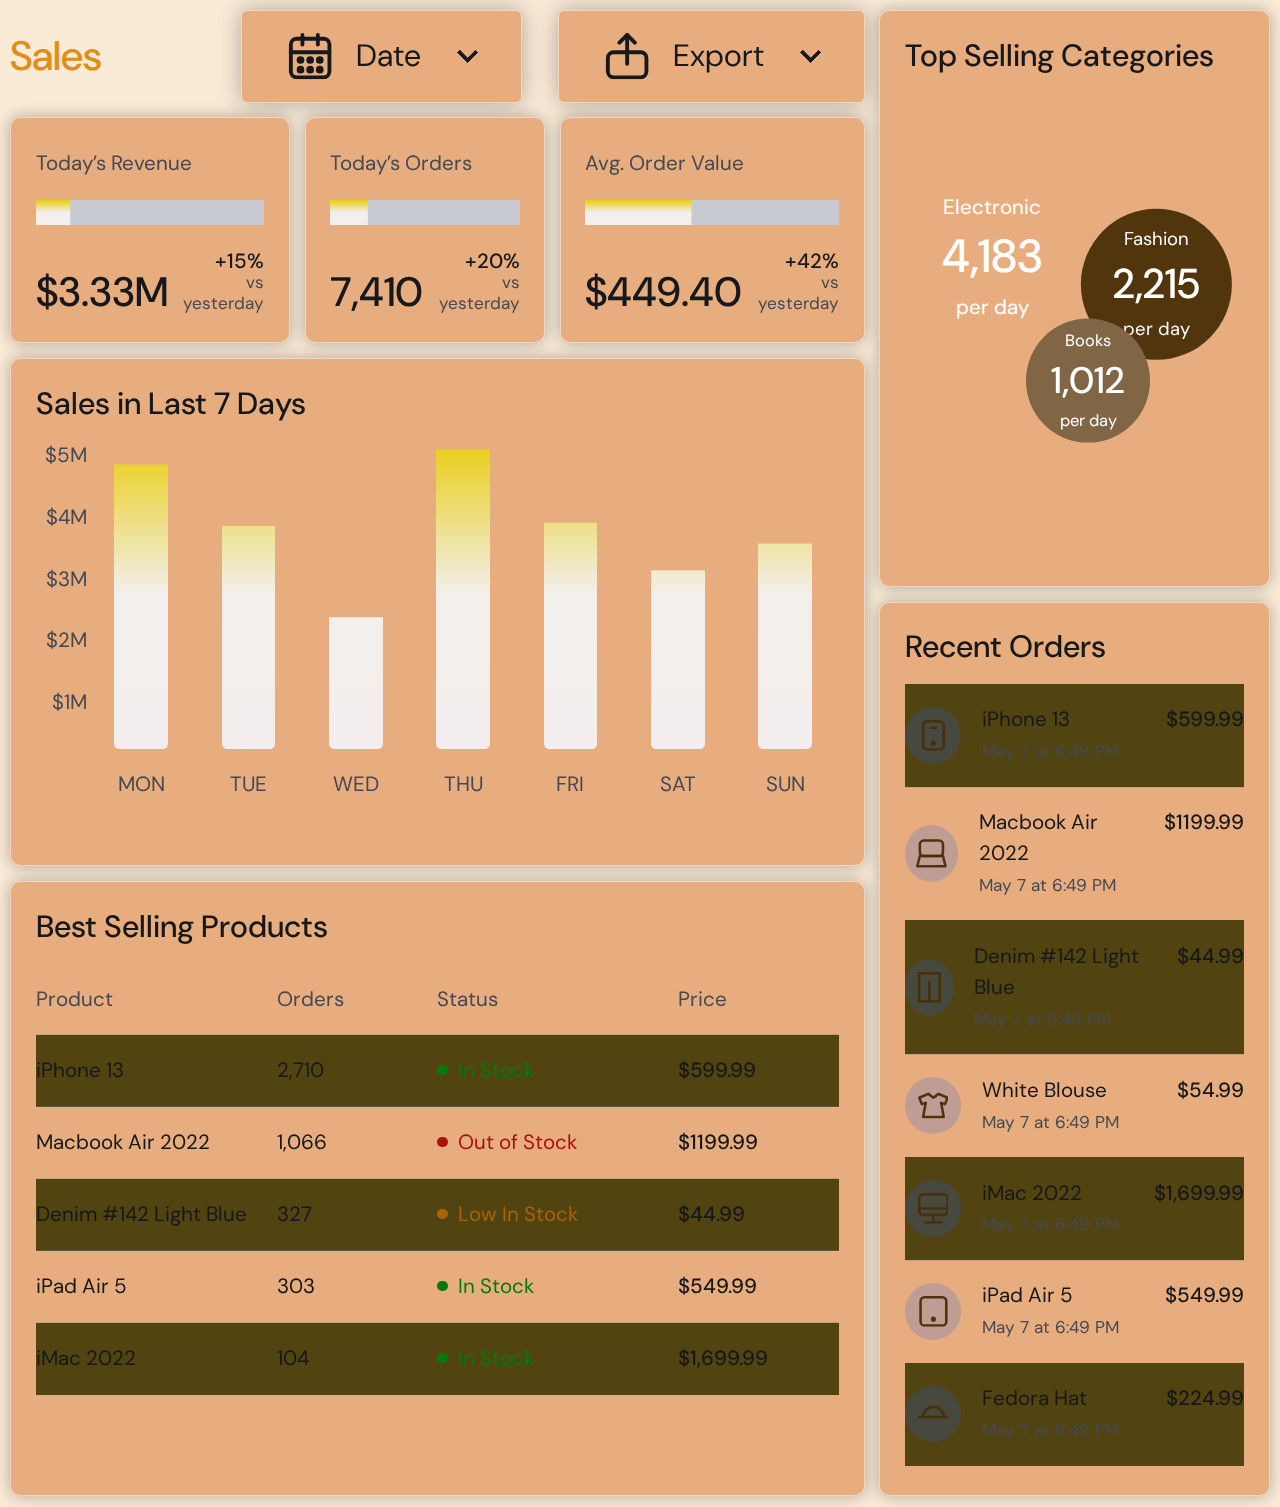
<file: dashboard/index.html>
<!DOCTYPE html>
<html lang="en" >
<head>
  <meta charset="UTF-8">
  <title>CodePen - Sales Dashboard</title>
  <meta content="width=device-width, initial-scale=1.0" name="viewport">
  <link rel='stylesheet' href='https://fonts.googleapis.com/css2?family=DM+Sans:wght@400;500&amp;display=swap'><link rel="stylesheet" href="./style.css">

</head>
<body>
<!-- partial:index.partial.html -->
<svg display="none">
	<symbol id="calendar" viewBox="0 0 24 24">
		<g fill="none" stroke="currentColor" stroke-width="2" stroke-linecap="round" stroke-linejoin="round">
			<polyline points="8,1 8,6" />
			<polyline points="16,1 16,6" />
			<polyline points="2,10 22,10" />
			<circle cx="7" cy="14" r="1" />
			<circle cx="12" cy="14" r="1" />
			<circle cx="17" cy="14" r="1" />
			<circle cx="7" cy="19" r="1" />
			<circle cx="12" cy="19" r="1" />
			<circle cx="17" cy="19" r="1" />
			<rect x="2" y="3" rx="3" ry="3" width="20" height="20" />
		</g>
	</symbol>
	<symbol id="export" viewBox="0 0 24 24">
		<g fill="none" stroke="currentColor" stroke-width="2" stroke-linecap="round" stroke-linejoin="round">
			<polyline points="8,5 12,1 16,5" />
			<polyline points="12,1 12,16" />
			<rect x="2" y="10" rx="3" ry="3" width="20" height="13" />
		</g>
	</symbol>
	<symbol id="hat" viewBox="0 0 24 24">
		<g fill="none" stroke="currentColor" stroke-width="2" stroke-linecap="round" stroke-linejoin="round">
			<circle r="8" cx="12" cy="14" stroke-dasharray="25.13 25.13" stroke-dashoffset="25.13" />
			<polygon points="1,14 23,14" />
		</g>
	</symbol>
	<symbol id="laptop" viewBox="0 0 24 24">
		<g fill="none" stroke="currentColor" stroke-width="2" stroke-linecap="round" stroke-linejoin="round">
			<rect x="3" y="2" rx="3" ry="3" width="18" height="12" />
			<polygon points="3,14 21,14 23,22 1,22" />
		</g>
	</symbol>
	<symbol id="monitor" viewBox="0 0 24 24">
		<g fill="none" stroke="currentColor" stroke-width="2" stroke-linecap="round" stroke-linejoin="round">
			<rect x="1" y="1" rx="3" ry="3" width="22" height="16" />
			<polyline points="1,12 22,12" />
			<polyline points="12,19 12,21" />
			<polyline points="6,23 18,23" />
		</g>
	</symbol>
	<symbol id="pants" viewBox="0 0 24 24">
		<g fill="none" stroke="currentColor" stroke-width="2" stroke-linecap="round" stroke-linejoin="round">
			<polygon points="4,1 20,1 20,23 12,23 12,8 12,8 12,23 4,23" />
		</g>
	</symbol>
	<symbol id="shirt" viewBox="0 0 24 24">
		<g fill="none" stroke="currentColor" stroke-width="2" stroke-linecap="round" stroke-linejoin="round">
			<polygon points="8,3 12,6 16,3 23,6 21,11 18,10 20,21 4,21 6,10 3,11 1,6" />
		</g>
	</symbol>
	<symbol id="smartphone" viewBox="0 0 24 24">
		<g fill="none" stroke="currentColor" stroke-width="2" stroke-linecap="round" stroke-linejoin="round">
			<rect x="4" y="1" rx="3" ry="3" width="16" height="22" />
			<polyline points="10,6 14,6" />
			<circle cx="12" cy="18" r="1" />
		</g>
	</symbol>
	<symbol id="tablet" viewBox="0 0 24 24">
		<g fill="none" stroke="currentColor" stroke-width="2" stroke-linecap="round" stroke-linejoin="round">
			<rect x="2" y="1" rx="3" ry="3" width="20" height="22" />
			<circle cx="12" cy="18" r="1" />
		</g>
	</symbol>
</svg>
<main class="db">
	<div class="db__toolbar">
		<h1 class="db__heading">Sales</h1>
		<div class="db__toolbar-btns">
			<button class="db__select" type="button">
				<svg class="db__select-icon" width="24px" height="24px" aria-hidden="true">
					<use xlink:href="#calendar" />
				</svg>
				Date
			</button>
			<button class="db__select" type="button">
				<svg class="db__select-icon" width="24px" height="24px" aria-hidden="true">
					<use xlink:href="#export" />
				</svg>
				Export
			</button>
			
		</div>
	</div>
	<div class="db__cell">
		<h2 class="db__top-stat">Today’s Revenue</h2>
		<div class="db__progress">
			<div class="db__progress-fill" style="transform:translateX(15%)"></div>
		</div>
		<div class="db__counter">
			<div class="db__counter-value" title="$3,330,050.90">$3.33M</div>
			<div class="db__counter-label">
				<strong>+15%</strong><br><small>vs yesterday</small>
			</div>
		</div>
	</div>
	<div class="db__cell">
		<h2 class="db__top-stat">Today’s Orders</h2>
		<div class="db__progress">
			<div class="db__progress-fill" style="transform:translateX(20%)"></div>
		</div>
		<div class="db__counter">
			<div class="db__counter-value">7,410</div>
			<div class="db__counter-label">
				<strong>+20%</strong><br><small>vs yesterday</small>
			</div>
		</div>
	</div>
	<div class="db__cell">
		<h2 class="db__top-stat">Avg. Order Value</h2>
		<div class="db__progress">
			<div class="db__progress-fill" style="transform:translateX(42%)"></div>
		</div>
		<div class="db__counter">
			<div class="db__counter-value">$449.40</div>
			<div class="db__counter-label">
				<strong>+42%</strong><br><small>vs yesterday</small>
			</div>
		</div>
	</div>
	<div class="db__cell">
		<h2 class="db__subheading">Sales in Last 7 Days</h2>
		<div class="db__bars">
			<div class="db__bars-cell">
				<div class="db__bars-cell-bar" title="$4,610,555.90">
					<div class="db__bars-cell-bar-fill" style="transform:translateY(-92.2%)"></div>
				</div>
			</div>
			<div class="db__bars-cell">
				<div class="db__bars-cell-bar" title="$3,612,857.76">
					<div class="db__bars-cell-bar-fill" style="transform:translateY(-72.3%)"></div>
				</div>
			</div>
			<div class="db__bars-cell">
				<div class="db__bars-cell-bar" title="$2,137,371.54">
					<div class="db__bars-cell-bar-fill" style="transform:translateY(-42.7%)"></div>
				</div>
			</div>
			<div class="db__bars-cell">
				<div class="db__bars-cell-bar" title="$4,856,109.94">
					<div class="db__bars-cell-bar-fill" style="transform:translateY(-97.1%)"></div>
				</div>
			</div>
			<div class="db__bars-cell">
				<div class="db__bars-cell-bar" title="$3,662,766.81">
					<div class="db__bars-cell-bar-fill" style="transform:translateY(-73.3%)"></div>
				</div>
			</div>
			<div class="db__bars-cell">
				<div class="db__bars-cell-bar" title="$2,895,150.25">
					<div class="db__bars-cell-bar-fill" style="transform:translateY(-57.9%)"></div>
				</div>
			</div>
			<div class="db__bars-cell">
				<div class="db__bars-cell-bar" title="$3,330,050.90">
					<div class="db__bars-cell-bar-fill" style="transform:translateY(-66.6%)"></div>
				</div>
			</div>
			<div class="db__bars-cell">$5M</div>
			<div class="db__bars-cell">$4M</div>
			<div class="db__bars-cell">$3M</div>
			<div class="db__bars-cell">$2M</div>
			<div class="db__bars-cell">$1M</div>
			<div class="db__bars-cell"></div>
			<div class="db__bars-cell">
				<time datetime="2022-05-01">MON</time>
			</div>
			<div class="db__bars-cell">
				<time datetime="2022-05-02">TUE</time>
			</div>
			<div class="db__bars-cell">
				<time datetime="2022-05-03">WED</time>
			</div>
			<div class="db__bars-cell">
				<time datetime="2022-05-04">THU</time>
			</div>
			<div class="db__bars-cell">
				<time datetime="2022-05-05">FRI</time>
			</div>
			<div class="db__bars-cell">
				<time datetime="2022-05-06">SAT</time>
			</div>
			<div class="db__bars-cell">
				<time datetime="2022-05-07">SUN</time>
			</div>
		</div>
	</div>
	<div class="db__cell">
		<h2 class="db__subheading">Best Selling Products</h2>
		<table class="db__product-table">
			<thead>
				<tr>
					<th>Product</th>
					<th>Orders</th>
					<th>Status</th>
					<th>Price</th>
				</tr>
			</thead>
			<tbody  class="zebra-stripe">
				<tr>
					<td>
						<div class="db__product">
							<div class="db__product-details">
								<div class="db__product-detail-line">iPhone 13</div>
								<div class="db__product-detail-line">
									<small>2,710 Orders</small>
								</div>
								<div class="db__status db__status--green">In Stock</div>
							</div>
							<div class="db__product-details">
								<strong>$599.99</strong>
							</div>
						</div>
					</td>
					<td>iPhone 13</td>
					<td>2,710</td>
					<td class="db__status db__status--green">In Stock</td>
					<td><strong>$599.99</strong></td>
				</tr>
				<tr>
					<td>
						<div class="db__product">
							<div class="db__product-details">
								<div class="db__product-detail-line">Macbook Air 2022</div>
								<div class="db__product-detail-line">
									<small>1,066 Orders</small>
								</div>
								<div class="db__status db__status--red">Out of Stock</div>
							</div>
							<div class="db__product-details">
								<strong>$1199.99</strong>
							</div>
						</div>
					</td>
					<td>Macbook Air 2022</td>
					<td>1,066</td>
					<td class="db__status db__status--red">Out of Stock</td>
					<td><strong>$1199.99</strong></td>
				</tr>
				<tr>
					<td>
						<div class="db__product">
							<div class="db__product-details">
								<div class="db__product-detail-line">Denim #142 Light Blue</div>
								<div class="db__product-detail-line">
									<small>102 Orders</small>
								</div>
								<div class="db__status db__status--orange">Low In Stock</div>
							</div>
							<div class="db__product-details">
								<strong>$44.99</strong>
							</div>
						</div>
					</td>
					<td>Denim #142 Light Blue</td>
					<td>327</td>
					<td class="db__status db__status--orange">Low In Stock</td>
					<td><strong>$44.99</strong></td>
				</tr>
				<tr>
					<td>
						<div class="db__product">
							<div class="db__product-details">
								<div class="db__product-detail-line">iPad Air 5</div>
								<div class="db__product-detail-line">
									<small>303 Orders</small>
								</div>
								<div class="db__status db__status--green">In Stock</div>
							</div>
							<div class="db__product-details">
								<strong>$549.99</strong>
							</div>
						</div>
					</td>
					<td>iPad Air 5</td>
					<td>303</td>
					<td class="db__status db__status--green">In Stock</td>
					<td><strong>$549.99</strong></td>
				</tr>
				<tr>
					<td>
						<div class="db__product">
							<div class="db__product-details">
								<div class="db__product-detail-line">iMac 2022</div>
								<div class="db__product-detail-line">
									<small>104 Orders</small>
								</div>
								<div class="db__status db__status--green">In Stock</div>
							</div>
							<div class="db__product-details">
								<strong>$1,699.99</strong>
							</div>
						</div>
					</td>
					<td>iMac 2022</td>
					<td>104</td>
					<td class="db__status db__status--green">In Stock</td>
					<td><strong>$1,699.99</strong></td>
				</tr>
			</tbody>
		</table>
	</div>
	<div class="db__cell">
		<h2 class="db__subheading">Top Selling Categories</h2>
		<div class="db__bubbles">
			<div class="db__bubble">
				<span class="db__bubble-text">
					Electronic<br><strong class="db__bubble-value">4,183</strong><br>per day
				</span>
			</div>
			<div class="db__bubble">
				<span class="db__bubble-text">
					Fashion<br><strong class="db__bubble-value">2,215</strong><br>per day
				</span>
			</div>
			<div class="db__bubble">
				<span class="db__bubble-text">
					Books<br><strong class="db__bubble-value">1,012</strong><br>per day
				</span>
			</div>
		</div>
	</div>
	<div class="db__cell">
		<h2 class="db__subheading">Recent Orders</h2>
		<div class="db__order db__order-item">
			<div class="db__order-cat">
				<svg class="db__order-cat-icon" width="24px" height="24px" aria-hidden="true">
					<use xlink:href="#smartphone" />
				</svg>
			</div>
			<div class="db__order-name">
				iPhone 13<br>
				<small>
					<time datetime="2022-05-07 18:49:00">May 7 at 6:49 PM</time>
				</small>
			</div>
			<div><strong>$599.99</strong></div>
		</div>
		<div class="db__order db__order-item">
			<div class="db__order-cat">
				<svg class="db__order-cat-icon" width="24px" height="24px" aria-hidden="true">
					<use xlink:href="#laptop" />
				</svg>
			</div>
			<div class="db__order-name">
				Macbook Air 2022<br>
				<small>
					<time datetime="2022-05-07 18:49:00">May 7 at 6:49 PM</time>
				</small>
			</div>
			<div><strong>$1199.99</strong></div>
		</div>
		<div class="db__order db__order-item">
			<div class="db__order-cat">
				<svg class="db__order-cat-icon" width="24px" height="24px" aria-hidden="true">
					<use xlink:href="#pants" />
				</svg>
			</div>
			<div class="db__order-name">
				Denim #142 Light Blue<br>
				<small>
					<time datetime="2022-05-07 18:49:00">May 7 at 6:49 PM</time>
				</small>
			</div>
			<div><strong>$44.99</strong></div>
		</div>
		<div class="db__order db__order-item">
			<div class="db__order-cat">
				<svg class="db__order-cat-icon" width="24px" height="24px" aria-hidden="true">
					<use xlink:href="#shirt" />
				</svg>
			</div>
			<div class="db__order-name">
				White Blouse<br>
				<small>
					<time datetime="2022-05-07 18:49:00">May 7 at 6:49 PM</time>
				</small>
			</div>
			<div><strong>$54.99</strong></div>
		</div>
		<div class="db__order db__order-item">
			<div class="db__order-cat">
				<svg class="db__order-cat-icon" width="24px" height="24px" aria-hidden="true">
					<use xlink:href="#monitor" />
				</svg>
			</div>
			<div class="db__order-name">
				iMac 2022<br>
				<small>
					<time datetime="2022-05-07 18:49:00">May 7 at 6:49 PM</time>
				</small>
			</div>
			<div><strong>$1,699.99</strong></div>
		</div>
		<div class="db__order db__order-item">
			<div class="db__order-cat">
				<svg class="db__order-cat-icon" width="24px" height="24px" aria-hidden="true">
					<use xlink:href="#tablet" />
				</svg>
			</div>
			<div class="db__order-name">
				iPad Air 5<br>
				<small>
					<time datetime="2022-05-07 18:49:00">May 7 at 6:49 PM</time>
				</small>
			</div>
			<div><strong>$549.99</strong></div>
		</div>
		<div class="db__order db__order-item">
			<div class="db__order-cat">
				<svg class="db__order-cat-icon" width="24px" height="24px" aria-hidden="true">
					<use xlink:href="#hat" />
				</svg>
			</div>
			<div class="db__order-name">
				Fedora Hat<br>
				<small>
					<time datetime="2022-05-07 18:49:00">May 7 at 6:49 PM</time>
				</small>
			</div>
			<div><strong>$224.99</strong></div>
		</div>
	</div>
</main>
<!-- partial -->

</body>
</html>
</file>
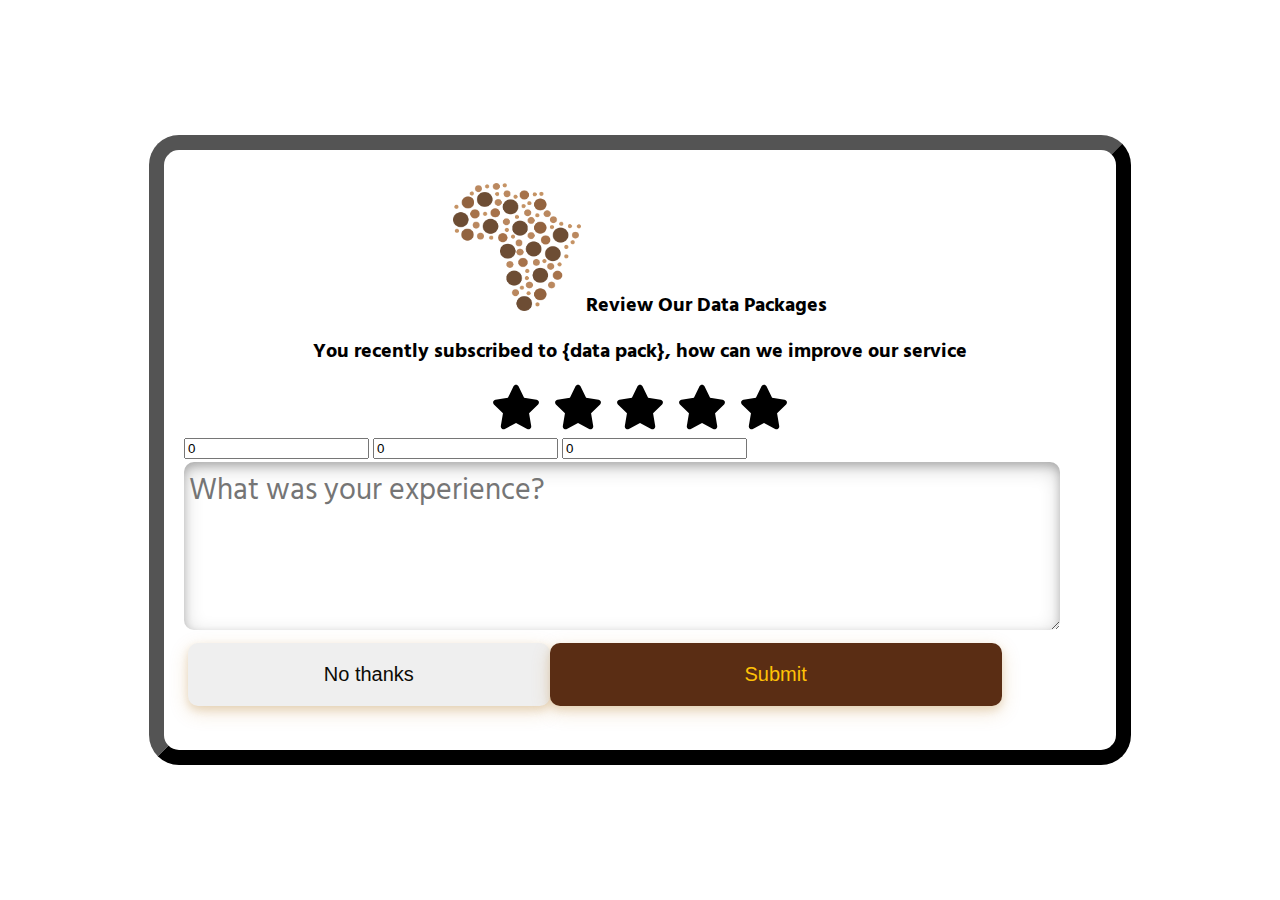
<file: star-rate/index.html>
<!DOCTYPE html>
<html lang="en">
<head>
    <meta charset="UTF-8">
    <meta content="width=device-width, initial-scale=1.0" name="viewport">
    <title>CodePen - #CodePenChallenge: Star Ratings!</title>
    <link href="./style.css" rel="stylesheet">

</head>
<body>
<!-- partial:index.partial.html -->
<div class="body">
    <div class="main">
        <div class="input">
            <h1 id="top"><img src="wifigo.png" height="128px" width="128px" alt="Pay-WiFi-Go Logo" > Review Our Data Packages</h1>
            <h1 id="top-data">You recently subscribed to {data pack}, how can we improve our service</h1>
            <div class="stars">
                <button class="star one" id="one" onclick="on()">
                    <svg height="1em" viewBox="0 0 576 512" xmlns="http://www.w3.org/2000/svg">
                        <!--! Font Awesome Free 6.4.0 by @fontawesome - https://fontawesome.com License - https://fontawesome.com/license (Commercial License) Copyright 2023 Fonticons, Inc. -->
                        <path d="M316.9 18C311.6 7 300.4 0 288.1 0s-23.4 7-28.8 18L195 150.3 51.4 171.5c-12 1.8-22 10.2-25.7 21.7s-.7 24.2 7.9 32.7L137.8 329 113.2 474.7c-2 12 3 24.2 12.9 31.3s23 8 33.8 2.3l128.3-68.5 128.3 68.5c10.8 5.7 23.9 4.9 33.8-2.3s14.9-19.3 12.9-31.3L438.5 329 542.7 225.9c8.6-8.5 11.7-21.2 7.9-32.7s-13.7-19.9-25.7-21.7L381.2 150.3 316.9 18z"/>
                    </svg>
                </button>
                <button class="star two" id="two" onclick="tw()">
                    <svg height="1em" viewBox="0 0 576 512" xmlns="http://www.w3.org/2000/svg">
                        <!--! Font Awesome Free 6.4.0 by @fontawesome - https://fontawesome.com License - https://fontawesome.com/license (Commercial License) Copyright 2023 Fonticons, Inc. -->
                        <path d="M316.9 18C311.6 7 300.4 0 288.1 0s-23.4 7-28.8 18L195 150.3 51.4 171.5c-12 1.8-22 10.2-25.7 21.7s-.7 24.2 7.9 32.7L137.8 329 113.2 474.7c-2 12 3 24.2 12.9 31.3s23 8 33.8 2.3l128.3-68.5 128.3 68.5c10.8 5.7 23.9 4.9 33.8-2.3s14.9-19.3 12.9-31.3L438.5 329 542.7 225.9c8.6-8.5 11.7-21.2 7.9-32.7s-13.7-19.9-25.7-21.7L381.2 150.3 316.9 18z"/>
                    </svg>
                </button>
                <button class="star three" id="three" onclick="th()">
                    <svg height="1em" viewBox="0 0 576 512" xmlns="http://www.w3.org/2000/svg">
                        <!--! Font Awesome Free 6.4.0 by @fontawesome - https://fontawesome.com License - https://fontawesome.com/license (Commercial License) Copyright 2023 Fonticons, Inc. -->
                        <path d="M316.9 18C311.6 7 300.4 0 288.1 0s-23.4 7-28.8 18L195 150.3 51.4 171.5c-12 1.8-22 10.2-25.7 21.7s-.7 24.2 7.9 32.7L137.8 329 113.2 474.7c-2 12 3 24.2 12.9 31.3s23 8 33.8 2.3l128.3-68.5 128.3 68.5c10.8 5.7 23.9 4.9 33.8-2.3s14.9-19.3 12.9-31.3L438.5 329 542.7 225.9c8.6-8.5 11.7-21.2 7.9-32.7s-13.7-19.9-25.7-21.7L381.2 150.3 316.9 18z"/>
                    </svg>
                </button>
                <button class="star four" id="four" onclick="fo()">
                    <svg height="1em" viewBox="0 0 576 512" xmlns="http://www.w3.org/2000/svg">
                        <!--! Font Awesome Free 6.4.0 by @fontawesome - https://fontawesome.com License - https://fontawesome.com/license (Commercial License) Copyright 2023 Fonticons, Inc. -->
                        <path d="M316.9 18C311.6 7 300.4 0 288.1 0s-23.4 7-28.8 18L195 150.3 51.4 171.5c-12 1.8-22 10.2-25.7 21.7s-.7 24.2 7.9 32.7L137.8 329 113.2 474.7c-2 12 3 24.2 12.9 31.3s23 8 33.8 2.3l128.3-68.5 128.3 68.5c10.8 5.7 23.9 4.9 33.8-2.3s14.9-19.3 12.9-31.3L438.5 329 542.7 225.9c8.6-8.5 11.7-21.2 7.9-32.7s-13.7-19.9-25.7-21.7L381.2 150.3 316.9 18z"/>
                    </svg>
                </button>
                <button class="star five" id="five" onclick="fi()">
                    <svg height="1em" viewBox="0 0 576 512" xmlns="http://www.w3.org/2000/svg">
                        <!--! Font Awesome Free 6.4.0 by @fontawesome - https://fontawesome.com License - https://fontawesome.com/license (Commercial License) Copyright 2023 Fonticons, Inc. -->
                        <path d="M316.9 18C311.6 7 300.4 0 288.1 0s-23.4 7-28.8 18L195 150.3 51.4 171.5c-12 1.8-22 10.2-25.7 21.7s-.7 24.2 7.9 32.7L137.8 329 113.2 474.7c-2 12 3 24.2 12.9 31.3s23 8 33.8 2.3l128.3-68.5 128.3 68.5c10.8 5.7 23.9 4.9 33.8-2.3s14.9-19.3 12.9-31.3L438.5 329 542.7 225.9c8.6-8.5 11.7-21.2 7.9-32.7s-13.7-19.9-25.7-21.7L381.2 150.3 316.9 18z"/>
                    </svg>
                </button>
            </div>
            <form action="ratings.php" method="post">
                <input id="rating" name="rating" type="number" value="0">
                <input id="cust_id" name="cust_id" type="text" value="0">
                <input id="prod_id" name="prod_id" type="number" value="0">

                <textarea maxlength="240" minlength="8" name="review"
                          placeholder="What was your experience?"></textarea>
                <div style="display: flex; padding: 2px; margin: 2px">
                    <button class="decline" type="submit">No thanks</button>
                    <button class="submit" type="submit">Submit</button>
                </div>

            </form>
            <div class="vertical-padding">
            </div>
<!--            <div>-->
<!--                <button class="goto" onclick="goto()"><p>Go to reviews-->
<!--                    <p></button>-->
<!--            </div>-->
        </div>
        <div class="vertical-padding">
        </div>
<!--         reviews here-->
    </div>
</div>
<!-- partial -->
<script src="./script.js"></script>

</body>
</html>
</file>
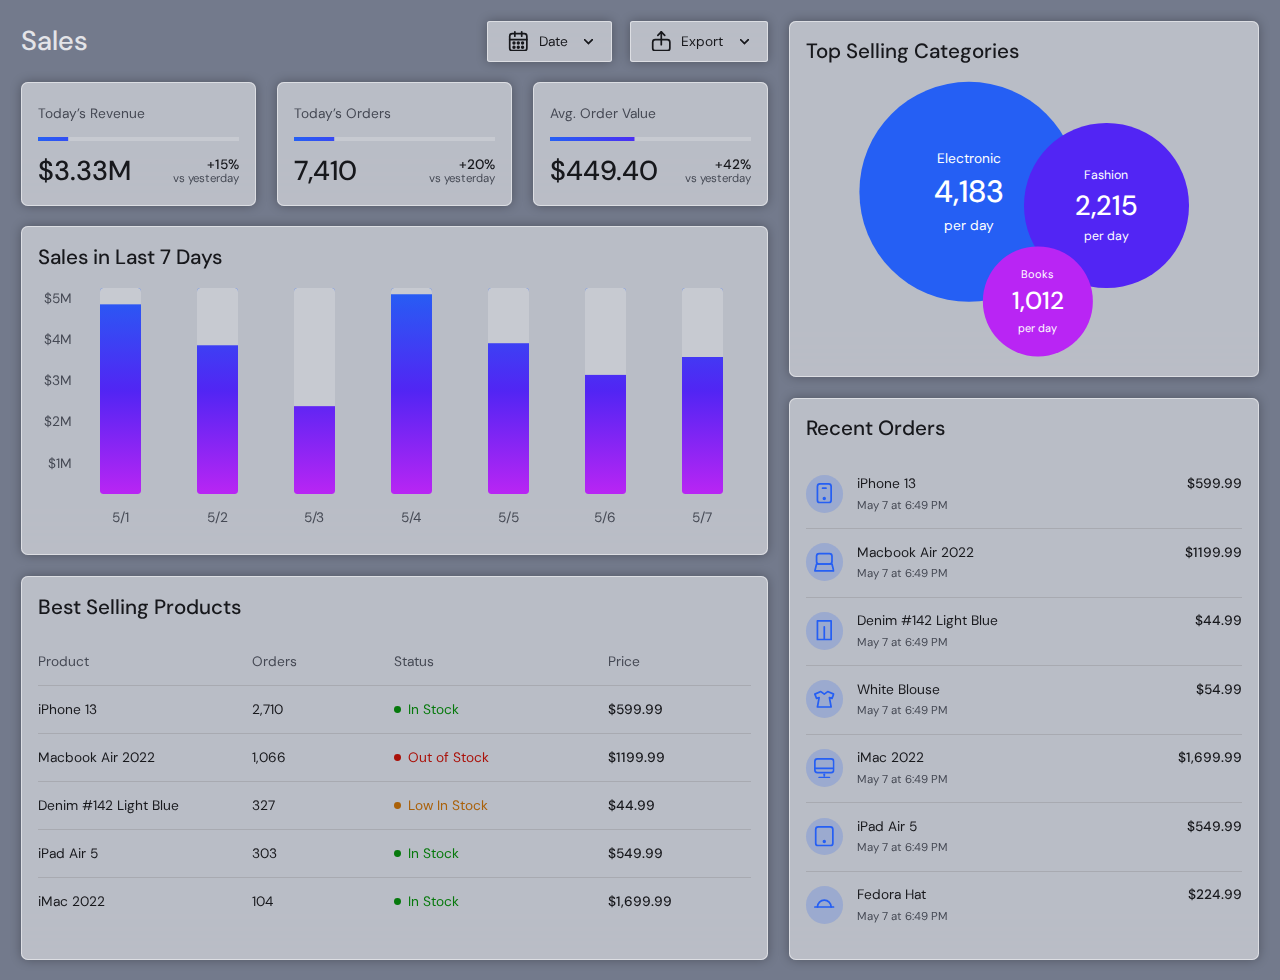
<file: dashboard/Original_Dashboard_Preserve/index.html>
<!DOCTYPE html>
<html lang="en" >
<head>
    <meta charset="UTF-8">
    <title>CodePen - Sales Dashboard</title>
    <meta name="viewport" content="width=device-width, initial-scale=1, viewport-fit=cover">
    <link rel='stylesheet' href='https://fonts.googleapis.com/css2?family=DM+Sans:wght@400;500&amp;display=swap'>
    <link rel="stylesheet" href="./style.css">

</head>
<body>
<!-- partial:index.partial.html -->
<svg display="none">
    <symbol id="calendar" viewBox="0 0 24 24">
        <g fill="none" stroke="currentColor" stroke-width="2" stroke-linecap="round" stroke-linejoin="round">
            <polyline points="8,1 8,6" />
            <polyline points="16,1 16,6" />
            <polyline points="2,10 22,10" />
            <circle cx="7" cy="14" r="1" />
            <circle cx="12" cy="14" r="1" />
            <circle cx="17" cy="14" r="1" />
            <circle cx="7" cy="19" r="1" />
            <circle cx="12" cy="19" r="1" />
            <circle cx="17" cy="19" r="1" />
            <rect x="2" y="3" rx="3" ry="3" width="20" height="20" />
        </g>
    </symbol>
    <symbol id="export" viewBox="0 0 24 24">
        <g fill="none" stroke="currentColor" stroke-width="2" stroke-linecap="round" stroke-linejoin="round">
            <polyline points="8,5 12,1 16,5" />
            <polyline points="12,1 12,16" />
            <rect x="2" y="10" rx="3" ry="3" width="20" height="13" />
        </g>
    </symbol>
    <symbol id="hat" viewBox="0 0 24 24">
        <g fill="none" stroke="currentColor" stroke-width="2" stroke-linecap="round" stroke-linejoin="round">
            <circle r="8" cx="12" cy="14" stroke-dasharray="25.13 25.13" stroke-dashoffset="25.13" />
            <polygon points="1,14 23,14" />
        </g>
    </symbol>
    <symbol id="laptop" viewBox="0 0 24 24">
        <g fill="none" stroke="currentColor" stroke-width="2" stroke-linecap="round" stroke-linejoin="round">
            <rect x="3" y="2" rx="3" ry="3" width="18" height="12" />
            <polygon points="3,14 21,14 23,22 1,22" />
        </g>
    </symbol>
    <symbol id="monitor" viewBox="0 0 24 24">
        <g fill="none" stroke="currentColor" stroke-width="2" stroke-linecap="round" stroke-linejoin="round">
            <rect x="1" y="1" rx="3" ry="3" width="22" height="16" />
            <polyline points="1,12 22,12" />
            <polyline points="12,19 12,21" />
            <polyline points="6,23 18,23" />
        </g>
    </symbol>
    <symbol id="pants" viewBox="0 0 24 24">
        <g fill="none" stroke="currentColor" stroke-width="2" stroke-linecap="round" stroke-linejoin="round">
            <polygon points="4,1 20,1 20,23 12,23 12,8 12,8 12,23 4,23" />
        </g>
    </symbol>
    <symbol id="shirt" viewBox="0 0 24 24">
        <g fill="none" stroke="currentColor" stroke-width="2" stroke-linecap="round" stroke-linejoin="round">
            <polygon points="8,3 12,6 16,3 23,6 21,11 18,10 20,21 4,21 6,10 3,11 1,6" />
        </g>
    </symbol>
    <symbol id="smartphone" viewBox="0 0 24 24">
        <g fill="none" stroke="currentColor" stroke-width="2" stroke-linecap="round" stroke-linejoin="round">
            <rect x="4" y="1" rx="3" ry="3" width="16" height="22" />
            <polyline points="10,6 14,6" />
            <circle cx="12" cy="18" r="1" />
        </g>
    </symbol>
    <symbol id="tablet" viewBox="0 0 24 24">
        <g fill="none" stroke="currentColor" stroke-width="2" stroke-linecap="round" stroke-linejoin="round">
            <rect x="2" y="1" rx="3" ry="3" width="20" height="22" />
            <circle cx="12" cy="18" r="1" />
        </g>
    </symbol>
</svg>
<main class="db">
    <div class="db__toolbar">
        <h1 class="db__heading">Sales</h1>
        <div class="db__toolbar-btns">
            <button class="db__select" type="button">
                <svg class="db__select-icon" width="24px" height="24px" aria-hidden="true">
                    <use xlink:href="#calendar" />
                </svg>
                Date
            </button>
            <button class="db__select" type="button">
                <svg class="db__select-icon" width="24px" height="24px" aria-hidden="true">
                    <use xlink:href="#export" />
                </svg>
                Export
            </button>
        </div>
    </div>
    <div class="db__cell">
        <h2 class="db__top-stat">Today’s Revenue</h2>
        <div class="db__progress">
            <div class="db__progress-fill" style="transform:translateX(15%)"></div>
        </div>
        <div class="db__counter">
            <div class="db__counter-value" title="$3,330,050.90">$3.33M</div>
            <div class="db__counter-label">
                <strong>+15%</strong><br><small>vs yesterday</small>
            </div>
        </div>
    </div>
    <div class="db__cell">
        <h2 class="db__top-stat">Today’s Orders</h2>
        <div class="db__progress">
            <div class="db__progress-fill" style="transform:translateX(20%)"></div>
        </div>
        <div class="db__counter">
            <div class="db__counter-value">7,410</div>
            <div class="db__counter-label">
                <strong>+20%</strong><br><small>vs yesterday</small>
            </div>
        </div>
    </div>
    <div class="db__cell">
        <h2 class="db__top-stat">Avg. Order Value</h2>
        <div class="db__progress">
            <div class="db__progress-fill" style="transform:translateX(42%)"></div>
        </div>
        <div class="db__counter">
            <div class="db__counter-value">$449.40</div>
            <div class="db__counter-label">
                <strong>+42%</strong><br><small>vs yesterday</small>
            </div>
        </div>
    </div>
    <div class="db__cell">
        <h2 class="db__subheading">Sales in Last 7 Days</h2>
        <div class="db__bars">
            <div class="db__bars-cell">
                <div class="db__bars-cell-bar" title="$4,610,555.90">
                    <div class="db__bars-cell-bar-fill" style="transform:translateY(-92.2%)"></div>
                </div>
            </div>
            <div class="db__bars-cell">
                <div class="db__bars-cell-bar" title="$3,612,857.76">
                    <div class="db__bars-cell-bar-fill" style="transform:translateY(-72.3%)"></div>
                </div>
            </div>
            <div class="db__bars-cell">
                <div class="db__bars-cell-bar" title="$2,137,371.54">
                    <div class="db__bars-cell-bar-fill" style="transform:translateY(-42.7%)"></div>
                </div>
            </div>
            <div class="db__bars-cell">
                <div class="db__bars-cell-bar" title="$4,856,109.94">
                    <div class="db__bars-cell-bar-fill" style="transform:translateY(-97.1%)"></div>
                </div>
            </div>
            <div class="db__bars-cell">
                <div class="db__bars-cell-bar" title="$3,662,766.81">
                    <div class="db__bars-cell-bar-fill" style="transform:translateY(-73.3%)"></div>
                </div>
            </div>
            <div class="db__bars-cell">
                <div class="db__bars-cell-bar" title="$2,895,150.25">
                    <div class="db__bars-cell-bar-fill" style="transform:translateY(-57.9%)"></div>
                </div>
            </div>
            <div class="db__bars-cell">
                <div class="db__bars-cell-bar" title="$3,330,050.90">
                    <div class="db__bars-cell-bar-fill" style="transform:translateY(-66.6%)"></div>
                </div>
            </div>
            <div class="db__bars-cell">$5M</div>
            <div class="db__bars-cell">$4M</div>
            <div class="db__bars-cell">$3M</div>
            <div class="db__bars-cell">$2M</div>
            <div class="db__bars-cell">$1M</div>
            <div class="db__bars-cell"></div>
            <div class="db__bars-cell">
                <time datetime="2022-05-01">5/1</time>
            </div>
            <div class="db__bars-cell">
                <time datetime="2022-05-02">5/2</time>
            </div>
            <div class="db__bars-cell">
                <time datetime="2022-05-03">5/3</time>
            </div>
            <div class="db__bars-cell">
                <time datetime="2022-05-04">5/4</time>
            </div>
            <div class="db__bars-cell">
                <time datetime="2022-05-05">5/5</time>
            </div>
            <div class="db__bars-cell">
                <time datetime="2022-05-06">5/6</time>
            </div>
            <div class="db__bars-cell">
                <time datetime="2022-05-07">5/7</time>
            </div>
        </div>
    </div>
    <div class="db__cell">
        <h2 class="db__subheading">Best Selling Products</h2>
        <table class="db__product-table">
            <thead>
            <tr>
                <th>Product</th>
                <th>Orders</th>
                <th>Status</th>
                <th>Price</th>
            </tr>
            </thead>
            <tbody>
            <tr>
                <td>
                    <div class="db__product">
                        <div class="db__product-details">
                            <div class="db__product-detail-line">iPhone 13</div>
                            <div class="db__product-detail-line">
                                <small>2,710 Orders</small>
                            </div>
                            <div class="db__status db__status--green">In Stock</div>
                        </div>
                        <div class="db__product-details">
                            <strong>$599.99</strong>
                        </div>
                    </div>
                </td>
                <td>iPhone 13</td>
                <td>2,710</td>
                <td class="db__status db__status--green">In Stock</td>
                <td><strong>$599.99</strong></td>
            </tr>
            <tr>
                <td>
                    <div class="db__product">
                        <div class="db__product-details">
                            <div class="db__product-detail-line">Macbook Air 2022</div>
                            <div class="db__product-detail-line">
                                <small>1,066 Orders</small>
                            </div>
                            <div class="db__status db__status--red">Out of Stock</div>
                        </div>
                        <div class="db__product-details">
                            <strong>$1199.99</strong>
                        </div>
                    </div>
                </td>
                <td>Macbook Air 2022</td>
                <td>1,066</td>
                <td class="db__status db__status--red">Out of Stock</td>
                <td><strong>$1199.99</strong></td>
            </tr>
            <tr>
                <td>
                    <div class="db__product">
                        <div class="db__product-details">
                            <div class="db__product-detail-line">Denim #142 Light Blue</div>
                            <div class="db__product-detail-line">
                                <small>102 Orders</small>
                            </div>
                            <div class="db__status db__status--orange">Low In Stock</div>
                        </div>
                        <div class="db__product-details">
                            <strong>$44.99</strong>
                        </div>
                    </div>
                </td>
                <td>Denim #142 Light Blue</td>
                <td>327</td>
                <td class="db__status db__status--orange">Low In Stock</td>
                <td><strong>$44.99</strong></td>
            </tr>
            <tr>
                <td>
                    <div class="db__product">
                        <div class="db__product-details">
                            <div class="db__product-detail-line">iPad Air 5</div>
                            <div class="db__product-detail-line">
                                <small>303 Orders</small>
                            </div>
                            <div class="db__status db__status--green">In Stock</div>
                        </div>
                        <div class="db__product-details">
                            <strong>$549.99</strong>
                        </div>
                    </div>
                </td>
                <td>iPad Air 5</td>
                <td>303</td>
                <td class="db__status db__status--green">In Stock</td>
                <td><strong>$549.99</strong></td>
            </tr>
            <tr>
                <td>
                    <div class="db__product">
                        <div class="db__product-details">
                            <div class="db__product-detail-line">iMac 2022</div>
                            <div class="db__product-detail-line">
                                <small>104 Orders</small>
                            </div>
                            <div class="db__status db__status--green">In Stock</div>
                        </div>
                        <div class="db__product-details">
                            <strong>$1,699.99</strong>
                        </div>
                    </div>
                </td>
                <td>iMac 2022</td>
                <td>104</td>
                <td class="db__status db__status--green">In Stock</td>
                <td><strong>$1,699.99</strong></td>
            </tr>
            </tbody>
        </table>
    </div>
    <div class="db__cell">
        <h2 class="db__subheading">Top Selling Categories</h2>
        <div class="db__bubbles">
            <div class="db__bubble">
				<span class="db__bubble-text">
					Electronic<br><strong class="db__bubble-value">4,183</strong><br>per day
				</span>
            </div>
            <div class="db__bubble">
				<span class="db__bubble-text">
					Fashion<br><strong class="db__bubble-value">2,215</strong><br>per day
				</span>
            </div>
            <div class="db__bubble">
				<span class="db__bubble-text">
					Books<br><strong class="db__bubble-value">1,012</strong><br>per day
				</span>
            </div>
        </div>
    </div>
    <div class="db__cell">
        <h2 class="db__subheading">Recent Orders</h2>
        <div class="db__order">
            <div class="db__order-cat">
                <svg class="db__order-cat-icon" width="24px" height="24px" aria-hidden="true">
                    <use xlink:href="#smartphone" />
                </svg>
            </div>
            <div class="db__order-name">
                iPhone 13<br>
                <small>
                    <time datetime="2022-05-07 18:49:00">May 7 at 6:49 PM</time>
                </small>
            </div>
            <div><strong>$599.99</strong></div>
        </div>
        <div class="db__order">
            <div class="db__order-cat">
                <svg class="db__order-cat-icon" width="24px" height="24px" aria-hidden="true">
                    <use xlink:href="#laptop" />
                </svg>
            </div>
            <div class="db__order-name">
                Macbook Air 2022<br>
                <small>
                    <time datetime="2022-05-07 18:49:00">May 7 at 6:49 PM</time>
                </small>
            </div>
            <div><strong>$1199.99</strong></div>
        </div>
        <div class="db__order">
            <div class="db__order-cat">
                <svg class="db__order-cat-icon" width="24px" height="24px" aria-hidden="true">
                    <use xlink:href="#pants" />
                </svg>
            </div>
            <div class="db__order-name">
                Denim #142 Light Blue<br>
                <small>
                    <time datetime="2022-05-07 18:49:00">May 7 at 6:49 PM</time>
                </small>
            </div>
            <div><strong>$44.99</strong></div>
        </div>
        <div class="db__order">
            <div class="db__order-cat">
                <svg class="db__order-cat-icon" width="24px" height="24px" aria-hidden="true">
                    <use xlink:href="#shirt" />
                </svg>
            </div>
            <div class="db__order-name">
                White Blouse<br>
                <small>
                    <time datetime="2022-05-07 18:49:00">May 7 at 6:49 PM</time>
                </small>
            </div>
            <div><strong>$54.99</strong></div>
        </div>
        <div class="db__order">
            <div class="db__order-cat">
                <svg class="db__order-cat-icon" width="24px" height="24px" aria-hidden="true">
                    <use xlink:href="#monitor" />
                </svg>
            </div>
            <div class="db__order-name">
                iMac 2022<br>
                <small>
                    <time datetime="2022-05-07 18:49:00">May 7 at 6:49 PM</time>
                </small>
            </div>
            <div><strong>$1,699.99</strong></div>
        </div>
        <div class="db__order">
            <div class="db__order-cat">
                <svg class="db__order-cat-icon" width="24px" height="24px" aria-hidden="true">
                    <use xlink:href="#tablet" />
                </svg>
            </div>
            <div class="db__order-name">
                iPad Air 5<br>
                <small>
                    <time datetime="2022-05-07 18:49:00">May 7 at 6:49 PM</time>
                </small>
            </div>
            <div><strong>$549.99</strong></div>
        </div>
        <div class="db__order">
            <div class="db__order-cat">
                <svg class="db__order-cat-icon" width="24px" height="24px" aria-hidden="true">
                    <use xlink:href="#hat" />
                </svg>
            </div>
            <div class="db__order-name">
                Fedora Hat<br>
                <small>
                    <time datetime="2022-05-07 18:49:00">May 7 at 6:49 PM</time>
                </small>
            </div>
            <div><strong>$224.99</strong></div>
        </div>
    </div>
</main>
<!-- partial -->

</body>
</html>
</file>
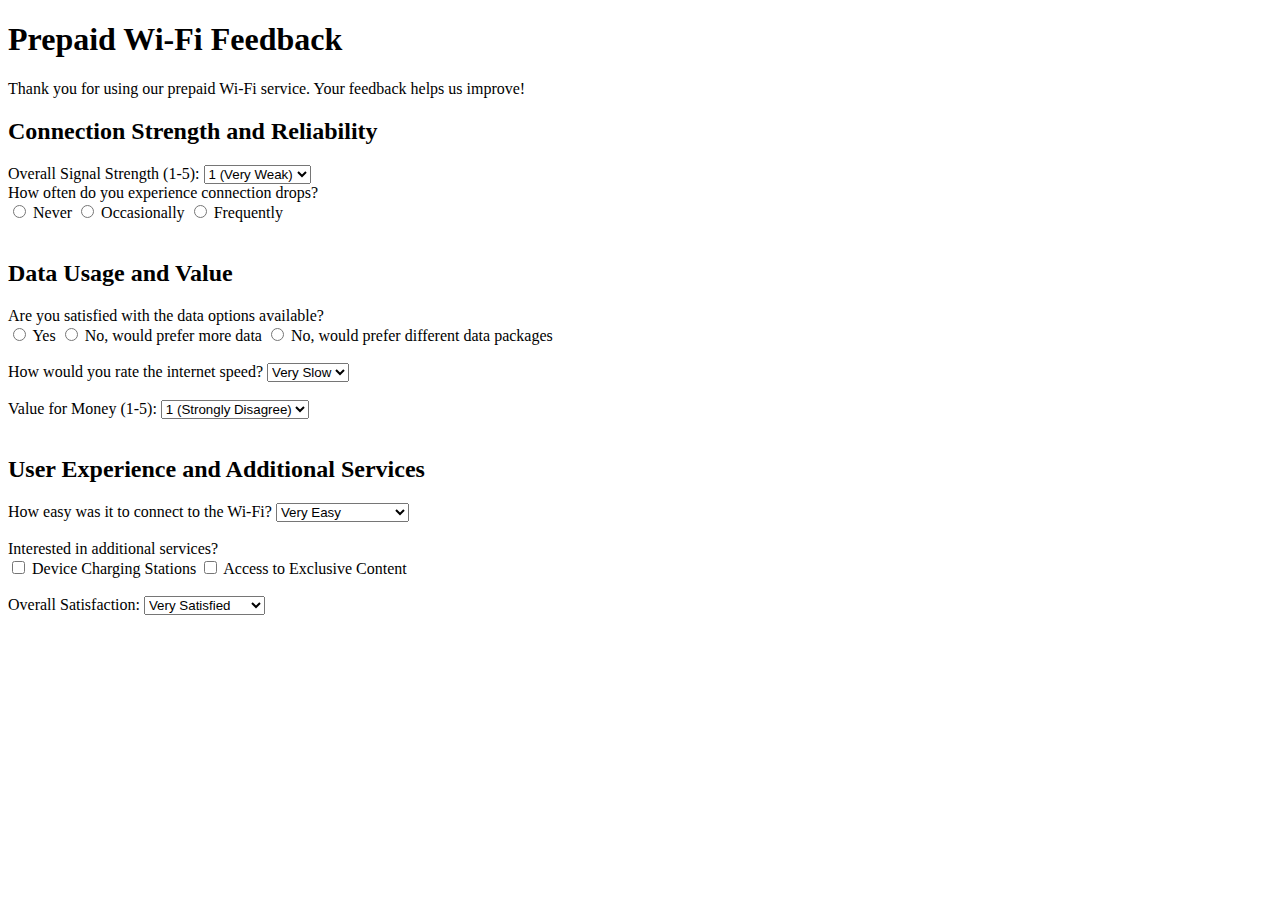
<file: star-rate/qos.html>
<!DOCTYPE html>
<html lang="en">
<head>
    <meta charset="UTF-8">
    <meta name="viewport" content="width=device-width, initial-scale=1.0">
    <title>Prepaid Wi-Fi Feedback</title>
</head>
<body>
<h1>Prepaid Wi-Fi Feedback</h1>
<p>Thank you for using our prepaid Wi-Fi service. Your feedback helps us improve!</p>

<form action="submit.php" method="post">
    <h2>Connection Strength and Reliability</h2>
    <label for="signal_strength">Overall Signal Strength (1-5):</label>
    <select name="signal_strength" id="signal_strength">
        <option value="1">1 (Very Weak)</option>
        <option value="2">2</option>
        <option value="3">3</option>
        <option value="4">4</option>
        <option value="5">5 (Excellent)</option>
    </select>
    <br>

    <label for="connection_drops">How often do you experience connection drops?</label>
    <br>
    <input type="radio" name="connection_drops" id="drops_never" value="never"> Never
    <input type="radio" name="connection_drops" id="drops_occasional" value="occasional"> Occasionally
    <input type="radio" name="connection_drops" id="drops_frequent" value="frequent"> Frequently
    <br><br>

    <h2>Data Usage and Value</h2>
    <label for="data_plan_satisfied">Are you satisfied with the data options available?</label>
    <br>
    <input type="radio" name="data_plan_satisfied" id="plan_satisfied_yes" value="yes"> Yes
    <input type="radio" name="data_plan_satisfied" id="plan_satisfied_no_data" value="no_data"> No, would prefer more data
    <input type="radio" name="data_plan_satisfied" id="plan_satisfied_no_package" value="no_package"> No, would prefer different data packages
    <br><br>

    <label for="data_speed">How would you rate the internet speed?</label>
    <select name="data_speed" id="data_speed">
        <option value="very_slow">Very Slow</option>
        <option value="slow">Slow</option>
        <option value="moderate">Moderate</option>
        <option value="fast">Fast</option>
        <option value="very_fast">Very Fast</option>
    </select>
    <br><br>

    <label for="value_for_money">Value for Money (1-5):</label>
    <select name="value_for_money" id="value_for_money">
        <option value="1">1 (Strongly Disagree)</option>
        <option value="2">2</option>
        <option value="3">3 (Neutral)</option>
        <option value="4">4</option>
        <option value="5">5 (Strongly Agree)</option>
    </select>
    <br><br>

    <h2>User Experience and Additional Services</h2>
    <label for="ease_of_use">How easy was it to connect to the Wi-Fi?</label>
    <select name="ease_of_use" id="ease_of_use">
        <option value="very_easy">Very Easy</option>
        <option value="easy">Easy</option>
        <option value="somewhat_difficult">Somewhat Difficult</option>
        <option value="difficult">Difficult</option>
    </select>
    <br><br>

    <label for="additional_services">Interested in additional services?</label>
    <br>
    <input type="checkbox" name="additional_services[]" id="service_charging" value="charging"> Device Charging Stations
    <input type="checkbox" name="additional_services[]" id="service_content" value="content"> Access to Exclusive Content
    <br><br>

    <label for="overall_satisfaction">Overall Satisfaction:</label>
    <select name="overall_satisfaction" id="overall_satisfaction">
        <option value="very_satisfied">Very Satisfied</option>
        <option value="satisfied">Satisfied</option>
        <option value="neutral">Neutral</option>
        <option value="dissatisfied">Dissatisfied</option>
        <option value="very_dissatisfied">Very Dissatisfied</option>
    </select>
</form>
</file>
<file: dashboard/style.css>
* {
	border: 0;
	box-sizing: border-box;
	margin: 0;
	padding: 0;
}
:root {
	--hue: 223;
	--gray1: hsl(var(--hue),10%,90%);
	--gray2: hsl(var(--hue),10%,80%);
	--gray3: hsl(var(--hue),10%,70%);
	--gray5: hsl(var(--hue),10%,50%);
	--gray7: hsl(var(--hue),10%,30%);
	--gray8: hsl(var(--hue),10%,20%);
	--gray9: hsl(var(--hue),10%,10%);
	--primary: hsla(37, 84%, 15%, 0.941);
	--secondary:hsla(37, 84%, 15%, 0.941);
	--tertiary: hsl(33, 30%, 39%);
	--trans-dur: 0.3s;
	font-size: calc(12px + (16 - 12) * (100vw - 320px) / (2560 - 320));
}
body,
button {
	color: var(--gray9);
	font: 1.5em/1.5 "DM Sans", sans-serif;
}
body {
	/* background-color: #e7ad7e;
	background-image: url("https://assets.codepen.io/416221/sales_bg.svg");
	background-repeat: no-repeat;
	background-position: center;
	background-size: cover;
	background-attachment: fixed; */
	width: 100%;
	height: 100vh;
	/* transition:
		background-color var(--trans-dur),
		color #edccb0; */
		
}
strong {
	font-weight: 500;
}
.db {
	display: grid;
	grid-gap: 0.7em;
	padding: .5em;
	width: 100%;
	background-color: antiquewhite;
}
.db__bars {
	display: grid;
	grid-template-columns: 2.5em repeat(7,1fr);
	grid-template-rows: repeat(5,1fr) 2.5em;
	align-items: center;
	justify-items: center;
	position: relative;
}
.db__bars-cell {
	text-align: center;
	width: 100%;
}
.db__bars-cell-bar {
	background-image: linear-gradient(hsl(52.96deg 92.43% 47.54% / 94.1%),hsl(0deg 0% 95.42% / 94.1%),hsl(11.03deg 21.28% 94.19%));
	/*background-image: linear-gradient(var(--primary),var(--secondary),var(--tertiary));*/
	border-radius: 0.25em;
	margin: auto;
	overflow: hidden;
	position: relative;
	height: 15em;
	width: 50%;
	max-width: 3em;
}
.db__bars-cell-bar-fill {
	background-color: #e7ad7e;
	position: absolute;
	top: 0;
	right: -1px;
	left: -1px;
	height: 100%;
	transition:
		background-color var(--trans-dur),
		transform var(--trans-dur) ease-in-out;
}
.db__bars-cell:nth-child(1) {
	grid-column: 2;
}
.db__bars-cell:nth-child(2) {
	grid-column: 3;
}
.db__bars-cell:nth-child(3) {
	grid-column: 4;
}
.db__bars-cell:nth-child(4) {
	grid-column: 5;
}
.db__bars-cell:nth-child(5) {
	grid-column: 6;
}
.db__bars-cell:nth-child(6) {
	grid-column: 7;
}
.db__bars-cell:nth-child(7) {
	grid-column: 8;
}
.db__bars-cell:nth-child(-n + 7) {
	grid-row: 1 / 6;
}
.db__bars-cell:nth-child(n + 8):nth-child(-n + 13) {
	align-self: start;
	text-align: right;
}
.db__bars-cell:nth-child(n + 14) {
	align-self: end;
}
.db__bubble {
	background-color: #e7ad7e;;
	border-radius: 50%;
	display: flex;
	justify-content: center;
	align-items: center;
	position: absolute;
	top: 50%;
	left: 50%;
	width: 12em;
	height: 12em;
	transform: translate(-50%,-50%) translate(-3em,-2em);
}
.db__bubble:nth-child(2) {
	background-color: var(--secondary);
	font-size: 0.9em;
	width: 9rem;
	height: 9rem;
	transform: translate(-50%,-50%) translate(5rem,-1rem);
}
.db__bubble:nth-child(3) {
	background-color: var(--tertiary);
	font-size: 0.8em;
	width: 7rem;
	height: 7rem;
	transform: translate(-50%,-50%) translate(1rem,4.5rem);
}
.db__bubble-text {
	color: hsl(0,0%,100%);
	text-align: center;
}
.db__bubble-value {
	font-size: 2.25em;
}
.db__bubbles {
	position: relative;
	height: 17em;
}
.db__cell,
.db__select {
	background-color: #e7ad7e;
	backdrop-filter: blur(20px);
	box-shadow:
		0 0 0 1px hsla(0,0%,100%,0.5) inset,
		0 0 0 2px hsla(0,0%,100%,0) inset,
		0 0 0.75em hsl(0,0%,0%,0.3);
	-webkit-backdrop-filter: blur(20px);
}
.db__cell {
	border-radius: 0.5em;
	padding: 1.5em 1.25em;
	display: flex;
	flex-direction: column;
	transition:
		background-color var(--trans-dur),
		box-shadow var(--trans-dur);
}
.db__counter {
	display: flex;
	justify-content: space-between;
	align-items: flex-end;
	flex-grow: 1;
}
.db__counter-value,
.db__heading,
.db__subheading {
	font-weight: 500;
}
.db__counter-label {
	line-height: 1;
	margin-left: 0.75em;
	text-align: right;
}
.db__counter-value {
	font-size: 2em;
	line-height: 1;
}
.db__heading {
	font-size: 2em;
	color: rgb(223, 142, 22);
}
.db__order {
	display: flex;
	padding: 1em 0;
}
.db__order:not(:last-child) {
	box-shadow: 0 1px 0 hsla(0,0%,50%,0.3);
}
.db__order-cat,
.db__order-name {
	margin-right: 1em;
}
.db__order-cat {
	background-color: hsla(var(--hue),90%,55%,0.2);
	border-radius: 50%;
	display: grid;
	place-items: center;
	align-self: center;
	width: 2.75em;
	height: 2.75em;
	transition: background-color var(--trans-dur);
}
.db__order-cat-icon {
	color: var(--primary);
	width: 1.5em;
	height: 1.5em;
	transition: color var(--trans-dur);
}
.db__order-name {
	flex-grow: 1;
}
.db__product {
	display: flex;
	justify-content: space-between;
}
.db__product-details {
	width: 33%;
}
.db__product-details + .db__product-details {
	text-align: right;
	width: 67%;
}
.db__product-detail-line {
	min-width: 0;
	overflow: hidden;
	text-overflow: ellipsis;
	white-space: nowrap;
}
.db__product-table {
	border-collapse: collapse;
	text-align: left;
	width: 100%;
}
.db__product-table th,
.db__product-table td {
	padding: 1em 0.5em 1em 0;
}
.db__product-table th {
	font-weight: 400;
}
.db__product-table th:nth-child(odd) {
	width: 30%;
}
.db__product-table th:nth-child(even) {
	width: 20%;
}
.db__product-table td {
	max-width: 1px;
	overflow: hidden;
	text-overflow: ellipsis;
	white-space: nowrap;
}
.db__product-table th,
.db__product-table tr:not(:last-child) td {
	box-shadow: 0 -1px 0 hsla(0,0%,50%,0.3) inset;
}
.db__product-table thead,
.db__product-table td + td {
	display: none;
}
.db__progress {
	background-image: linear-gradient(hsl(52.96deg 92.43% 47.54% / 94.1%),hsl(0deg 0% 95.42% / 94.1%),hsl(11.03deg 21.28% 94.19%));
	/*background-image: linear-gradient(90deg,var(--primary),var(--secondary),var(--tertiary));*/
	height: 1.25em;
	margin-bottom: 1.25em;
	overflow: hidden;
	position: relative;
}
.db__progress-fill {
	background-color: var(--gray2);
	position: absolute;
	top: -1px;
	right: 0;
	bottom: -1px;
	left: 0;
	transition:
		background-color var(--trans-dur),
		transform var(--trans-dur) ease-in-out;
}
.db__select {
	border-radius: 0.2em;
	display: inline-flex;
	align-items: center;
	margin-right: 1em;
	padding: 0.75em 1.5em;
	transition:
		background-color var(--trans-dur),
		box-shadow var(--trans-dur),
		color var(--trans-dur);
}
.db__select:focus {
	outline: transparent;
}
.db__select:focus,
.db__select:hover {
	background-color: hsla(0,0%,100%,0.7);
}
.db__select:last-child {
	margin-right: 0;
}
.db__select::after {
	box-shadow: -0.125em -0.125em 0 0 currentColor inset;
	content: "";
	display: inline-block;
	margin-left: 1.25em;
	width: 0.5em;
	height: 0.5em;
	transform: translateY(-0.125em) rotate(45deg);
}
.db__select-icon {
	margin-right: 0.75em;
	width: 1.5em;
	height: 1.5em;
}
.db__status {
	transition: color var(--trans-dur);
}
.db__status::before {
	background-color: currentColor;
	border-radius: 50%;
	content: "";
	display: inline-block;
	margin-right: 0.5em;
	width: 0.5em;
	height: 0.5em;
	vertical-align: 0.1em;
}
.db__status--green {
	color: hsl(123,90%,25%);
}
.db__status--orange {
	color: hsl(33,90%,35%);
}
.db__status--red {
	color: hsl(3,90%,35%);
}
.db__subheading {
	font-size: 1.5em;
	line-height: 1;
	margin-bottom: 1.5rem;
}
.db__toolbar {
	color: var(--gray1);
	min-height: 3em;
}
.db__toolbar-btns {
	margin-top: 1em;
}
.db__top-stat {
	font-size: 1em;
	font-weight: normal;
	margin-bottom: 1em;
}
small,
time,
.db__bars-cell,
.db__product-table th,
.db__top-stat {
	color: var(--gray7);
	transition:
		background-color var(--trans-dur),
		color var(--trans-dur);
}

.zebra-stripe tr:nth-child(odd) {
	background-color: #524411;
  }

  .db__order-item:nth-child(even) {
	background-color: #524411;
  }

/* `:focus-visible` support */
@supports selector(:focus-visible) {
	.db__select:focus {
		background-color: hsla(0,0%,100%,0.5);
	}
	.db__select:focus-visible,
	.db__select:hover {
		background-color: hsla(0,0%,100%,0.7);
	}
}

/* Dark theme */
@media (prefers-color-scheme: dark) {
	body,
	button {
		color: var(--gray1);
	}
	.db__bars-cell-bar-fill,
	.db__progress-fill {
		background-color: var(--gray9);
	}
	.db__order-cat {
		background-color: hsla(var(--hue),90%,65%,0.2);
	}
	.db__order-cat-icon {
		color: hsl(var(--hue),90%,65%);
	}
	.db__cell,
	.db__select {
		background-color: hsl(40.67deg 84.11% 28.74% / 82%);
		box-shadow:
			0 0 0 1px hsla(var(--hue),10%,10%,0.7) inset,
			0 0 0 2px hsla(0,0%,100%,0.2) inset,
			0 0 0.75em hsl(var(--hue),10%,10%,0.3);
	}
	.db__select:focus,
	.db__select:hover {
		background-color: hsla(var(--hue),10%,25%,0.7);
	}
	.db__status--green {
		color: hsl(123,90%,40%);
	}
	.db__status--orange {
		color: hsl(33,90%,70%);
	}
	.db__status--red {
		color: hsl(3,90%,70%);
	}
	small,
	time,
	.db__bars-cell,
	.db__product-table th,
	.db__top-stat {
		color: hsl(37deg 26.05% 89.55% / 94.1%);
		font-size: 1.5rem;
	}

	/* `:focus-visible` support */
	@supports selector(:focus-visible) {
		.db__select:focus {
			background-color: hsla(var(--hue),10%,10%,0.7);
		}
		.db__select:focus-visible,
		.db__select:hover {
			background-color: hsla(var(--hue),10%,25%,0.7);
		}
	}
}

/* Tablet */
@media (min-width: 768px) {
	.db {
		grid-template-columns: 1fr 1fr 2fr;
		grid-template-areas:
			"a a g"
			"b b g"
			"c d g"
			"e e h"
			"e e h"
			"f f h";
	}
	.db__bubble {
		width: 10em;
		height: 10em;
		transform: translate(-50%,-50%) translate(-4em,-2em);
	}
	.db__bubble:nth-child(2) {
		width: 11rem;
		height: 11rem;
		transform: translate(-50%,-50%) translate(6rem,-1rem);
	}
	.db__bubble:nth-child(3) {
		width: 9rem;
		height: 9rem;
		transform: translate(-50%,-50%) translate(1rem,6rem);
	}
	.db__bubbles {
		height: 20em;
	}
	.db__cell:nth-child(2) {
		grid-area: b;
	}
	.db__cell:nth-child(3) {
		grid-area: c;
	}
	.db__cell:nth-child(4) {
		grid-area: d;
	}
	.db__cell:nth-child(5) {
		grid-area: e;
	}
	.db__cell:nth-child(6) {
		grid-area: f;
	}
	.db__cell:nth-child(7) {
		grid-area: g;
	}
	.db__cell:nth-child(8) {
		grid-area: h;
	}
	.db__product-table thead {
		display: table-header-group;
	}
	.db__product-table td {
		display: none;
	}
	.db__product-table td + td {
		display: table-cell;
	}
	.db__toolbar {
		grid-area: a;
	}
}

/* Desktop */
@media (min-width: 1024px) {
	.db__toolbar {
		display: flex;
		justify-content: space-between;
		align-items: center;
	}
	.db__toolbar-btns {
		margin-top: 0;
	}
}
@media (min-width: 1280px) {
	.db {
		grid-template-columns: 1fr 1fr 1fr 2fr;
		grid-template-areas:
			"a a a g"
			"b c d g"
			"e e e g"
			"e e e h"
			"f f f h"
			"f f f h";
	}
}
</file>
<file: star-rate/style.css>
@import url('https://fonts.googleapis.com/css2?family=Hind&display=swap');
::selection {
  color: white;
  background-color:  #5a2d14;;
}
body {
  padding: 0;
  margin: 0;
  font-family: Hind, sans-serif;
}
.body {
  display: flex;
  justify-content: center;
  align-items: center;
  height: 100vh;
}

/* font size for headings and prompts */
h1, h2, p {
  font-size: 20px; /* Adjust the font size as needed */
}

.stars {
  display: flex;
  justify-content: center;
  align-items: center;
}
.star { 
  background: none;
  border: none;
  cursor: pointer;
  transition-duration: 0.2s;
}

#top {
  text-align: center;
}
#top-data {
  text-align: center;
}

/* Update star icon size */
.stars button svg {
  width: 50px; /* Adjust the width and height as needed */
  height: 50px;
}

textarea {
  width: 95%;
  height: 9.9rem;
  resize: vertical;
  border-radius: 10px;
  border: none;
  font-size: 30px;
  padding: 5px;
  box-shadow: 0 4px 8px 0 rgba(0, 0, 0, 0.2) inset, 0 6px 20px 0 rgba(0, 0, 0, 0.19) inset;
  font-family: Hind, sans-serif;
  transition-duration: 0.1s;
}
.submit {
  background-color: #5a2d14; /* Dark brown */
  padding: 20px;
  border-radius: 10px;
  color: #ffc107;
  transition-duration: 0.25s;
  border: none;
  box-shadow: 0 4px 8px 0 rgba(172, 116, 25, 0.2), 0 6px 20px 0 rgba(184, 115, 26, 0.19);
  width: 50%;
  height: 40%;
  font-size: 20px; /* Adjust the font size as needed */
  align-items: center;
  text-align: center;
  justify-content: center;
}
.submit:hover {
  border: none;
}
.submit:active {
  box-shadow: 0 4px 8px 0 rgba(0, 0, 0, 0.2) inset, 0 6px 20px 0 rgba(0, 0, 0, 0.19) inset;
  background-image: none;
  background-color:  #5a2d14;
  border: none;
  fill:  #5a2d14;
  color: #5a2d14;
}
.submit h2 {
  font-family: Hind, sans-serif;
}

.decline {
  /*background-color: #5a2d14; !* Dark brown *!*/
  padding: 20px;
  border-radius: 10px;
  color: #0c0b06;
  transition-duration: 0.25s;
  border: none;
  box-shadow: 0 4px 8px 0 rgba(172, 116, 25, 0.2), 0 6px 20px 0 rgba(184, 115, 26, 0.19);
  width: 40%;
  height: 40%;
  font-size: 20px; /* Adjust the font size as needed */
  align-items: center;
  justify-content: center;
}
.decline:hover {
  border: none;
}
.decline:active {
  box-shadow: 0 4px 8px 0 rgba(0, 0, 0, 0.2) inset, 0 6px 20px 0 rgba(0, 0, 0, 0.19) inset;
  background-image: none;
  background-color: #e70000;
  border: none;
  fill: #db113a;
  color: #7d411f;
}
.decline h2 {
  font-family: Hind, sans-serif;
}

::-webkit-scrollbar {
  width: 30px;
}
::-webkit-scrollbar-track {
  background:  #5a2d14;
}
::-webkit-scrollbar-thumb {  background:  #5a2d14;
  border: 4px solid #cccccc;
  border-radius: 15px;
  transition-duration: 0.2s;
}
::-webkit-scrollbar-thumb:hover {
  background: #5a2d14;
}
.review-container h1 {
  border-radius: 10px;
  box-shadow: 0 4px 8px 0 rgba(0, 0, 0, 0.2) inset, 0 6px 20px 0 rgba(0, 0, 0, 0.19) inset;
  padding: 10px;
  width: 93%;
  text-align: left;
  color: #ffc107;
}
.vertical-padding {
  padding: 5px;
}
.title {
  text-align: center;
}
.reviews {
  display: none;
}
button p {
  font-family: Hind, sans-serif;
}
.goto {
  border-radius: 10px;
  background: rgba(59, 108, 17, 0.25);
  border: none;
  color: #0c0804;
  opacity: 0.6;
  transition-duration: 0.2s;
}
.goto:hover {
  background: rgba(2, 8, 141, 0.25);
}
.goto:active {
  opacity: 1;
}
button {
  cursor: pointer;
}
.input {
  display: initial;
}
.back {
  position: fixed;
  top: 20px;
  right: 30px;
  border-radius: 35px;
  border: none;
  background: none;
  transition-duration: 0.2s;
}
.back:hover {
  background: #dbdbdb;
}
.main {
  border: 15px outset black;
  padding: 20px;
  border-radius: 30px;
}
</file>
<file: dashboard/Original_Dashboard_Preserve/style.css>
* {
	border: 0;
	box-sizing: border-box;
	margin: 0;
	padding: 0;
}
:root {
	--hue: 223;
	--gray1: hsl(var(--hue),10%,90%);
	--gray2: hsl(var(--hue),10%,80%);
	--gray3: hsl(var(--hue),10%,70%);
	--gray5: hsl(var(--hue),10%,50%);
	--gray7: hsl(var(--hue),10%,30%);
	--gray8: hsl(var(--hue),10%,20%);
	--gray9: hsl(var(--hue),10%,10%);
	--primary: hsl(var(--hue),90%,55%);
	--secondary: hsl(253,90%,55%);
	--tertiary: hsl(283,90%,55%);
	--trans-dur: 0.3s;
	font-size: calc(12px + (16 - 12) * (100vw - 320px) / (2560 - 320));
}
body,
button {
	color: var(--gray9);
	font: 1em/1.5 "DM Sans", sans-serif;
}
body {
	background-color: var(--gray5);
	background-image: url("https://assets.codepen.io/416221/sales_bg.svg");
	background-repeat: no-repeat;
	background-position: center;
	background-size: cover;
	background-attachment: fixed;
	height: 100vh;
	transition:
		background-color var(--trans-dur),
		color var(--trans-dur);
}
strong {
	font-weight: 500;
}
.db {
	display: grid;
	grid-gap: 1.5em;
	padding: 1.5em;
	width: 100%;
}
.db__bars {
	display: grid;
	grid-template-columns: 2.5em repeat(7,1fr);
	grid-template-rows: repeat(5,1fr) 2.5em;
	align-items: center;
	justify-items: center;
	position: relative;
}
.db__bars-cell {
	text-align: center;
	width: 100%;
}
.db__bars-cell-bar {
	background-image: linear-gradient(var(--primary),var(--secondary),var(--tertiary));
	border-radius: 0.25em;
	margin: auto;
	overflow: hidden;
	position: relative;
	height: 15em;
	width: 50%;
	max-width: 3em;
}
.db__bars-cell-bar-fill {
	background-color: var(--gray2);
	position: absolute;
	top: 0;
	right: -1px;
	left: -1px;
	height: 100%;
	transition:
		background-color var(--trans-dur),
		transform var(--trans-dur) ease-in-out;
}
.db__bars-cell:nth-child(1) {
	grid-column: 2;
}
.db__bars-cell:nth-child(2) {
	grid-column: 3;
}
.db__bars-cell:nth-child(3) {
	grid-column: 4;
}
.db__bars-cell:nth-child(4) {
	grid-column: 5;
}
.db__bars-cell:nth-child(5) {
	grid-column: 6;
}
.db__bars-cell:nth-child(6) {
	grid-column: 7;
}
.db__bars-cell:nth-child(7) {
	grid-column: 8;
}
.db__bars-cell:nth-child(-n + 7) {
	grid-row: 1 / 6;
}
.db__bars-cell:nth-child(n + 8):nth-child(-n + 13) {
	align-self: start;
	text-align: right;
}
.db__bars-cell:nth-child(n + 14) {
	align-self: end;
}
.db__bubble {
	background-color: var(--primary);
	border-radius: 50%;
	display: flex;
	justify-content: center;
	align-items: center;
	position: absolute;
	top: 50%;
	left: 50%;
	width: 12em;
	height: 12em;
	transform: translate(-50%,-50%) translate(-3em,-2em);
}
.db__bubble:nth-child(2) {
	background-color: var(--secondary);
	font-size: 0.9em;
	width: 9rem;
	height: 9rem;
	transform: translate(-50%,-50%) translate(5rem,-1rem);
}
.db__bubble:nth-child(3) {
	background-color: var(--tertiary);
	font-size: 0.8em;
	width: 7rem;
	height: 7rem;
	transform: translate(-50%,-50%) translate(1rem,4.5rem);
}
.db__bubble-text {
	color: hsl(0,0%,100%);
	text-align: center;
}
.db__bubble-value {
	font-size: 2.25em;
}
.db__bubbles {
	position: relative;
	height: 17em;
}
.db__cell,
.db__select {
	background-color: hsla(0,0%,100%,0.5);
	backdrop-filter: blur(20px);
	box-shadow:
		0 0 0 1px hsla(0,0%,100%,0.5) inset,
		0 0 0 2px hsla(0,0%,100%,0) inset,
		0 0 0.75em hsl(0,0%,0%,0.3);
	-webkit-backdrop-filter: blur(20px);
}
.db__cell {
	border-radius: 0.5em;
	padding: 1.5em 1.25em;
	display: flex;
	flex-direction: column;
	transition:
		background-color var(--trans-dur),
		box-shadow var(--trans-dur);
}
.db__counter {
	display: flex;
	justify-content: space-between;
	align-items: flex-end;
	flex-grow: 1;
}
.db__counter-value,
.db__heading,
.db__subheading {
	font-weight: 500;
}
.db__counter-label {
	line-height: 1;
	margin-left: 0.75em;
	text-align: right;
}
.db__counter-value {
	font-size: 2em;
	line-height: 1;
}
.db__heading {
	font-size: 2em;
}
.db__order {
	display: flex;
	padding: 1em 0;
}
.db__order:not(:last-child) {
	box-shadow: 0 1px 0 hsla(0,0%,50%,0.3);
}
.db__order-cat,
.db__order-name {
	margin-right: 1em;
}
.db__order-cat {
	background-color: hsla(var(--hue),90%,55%,0.2);
	border-radius: 50%;
	display: grid;
	place-items: center;
	align-self: center;
	width: 2.75em;
	height: 2.75em;
	transition: background-color var(--trans-dur);
}
.db__order-cat-icon {
	color: var(--primary);
	width: 1.5em;
	height: 1.5em;
	transition: color var(--trans-dur);
}
.db__order-name {
	flex-grow: 1;
}
.db__product {
	display: flex;
	justify-content: space-between;
}
.db__product-details {
	width: 33%;
}
.db__product-details + .db__product-details {
	text-align: right;
	width: 67%;
}
.db__product-detail-line {
	min-width: 0;
	overflow: hidden;
	text-overflow: ellipsis;
	white-space: nowrap;
}
.db__product-table {
	border-collapse: collapse;
	text-align: left;
	width: 100%;
}
.db__product-table th,
.db__product-table td {
	padding: 1em 0.5em 1em 0;
}
.db__product-table th {
	font-weight: 400;
}
.db__product-table th:nth-child(odd) {
	width: 30%;
}
.db__product-table th:nth-child(even) {
	width: 20%;
}
.db__product-table td {
	max-width: 1px;
	overflow: hidden;
	text-overflow: ellipsis;
	white-space: nowrap;
}
.db__product-table th,
.db__product-table tr:not(:last-child) td {
	box-shadow: 0 -1px 0 hsla(0,0%,50%,0.3) inset;
}
.db__product-table thead,
.db__product-table td + td {
	display: none;
}
.db__progress {
	background-image: linear-gradient(90deg,var(--primary),var(--secondary),var(--tertiary));
	height: 0.25em;
	margin-bottom: 1.25em;
	overflow: hidden;
	position: relative;
}
.db__progress-fill {
	background-color: var(--gray2);
	position: absolute;
	top: -1px;
	right: 0;
	bottom: -1px;
	left: 0;
	transition:
		background-color var(--trans-dur),
		transform var(--trans-dur) ease-in-out;
}
.db__select {
	border-radius: 0.2em;
	display: inline-flex;
	align-items: center;
	margin-right: 1em;
	padding: 0.75em 1.5em;
	transition:
		background-color var(--trans-dur),
		box-shadow var(--trans-dur),
		color var(--trans-dur);
}
.db__select:focus {
	outline: transparent;
}
.db__select:focus,
.db__select:hover {
	background-color: hsla(0,0%,100%,0.7);
}
.db__select:last-child {
	margin-right: 0;
}
.db__select::after {
	box-shadow: -0.125em -0.125em 0 0 currentColor inset;
	content: "";
	display: inline-block;
	margin-left: 1.25em;
	width: 0.5em;
	height: 0.5em;
	transform: translateY(-0.125em) rotate(45deg);
}
.db__select-icon {
	margin-right: 0.75em;
	width: 1.5em;
	height: 1.5em;
}
.db__status {
	transition: color var(--trans-dur);
}
.db__status::before {
	background-color: currentColor;
	border-radius: 50%;
	content: "";
	display: inline-block;
	margin-right: 0.5em;
	width: 0.5em;
	height: 0.5em;
	vertical-align: 0.1em;
}
.db__status--green {
	color: hsl(123,90%,25%);
}
.db__status--orange {
	color: hsl(33,90%,35%);
}
.db__status--red {
	color: hsl(3,90%,35%);
}
.db__subheading {
	font-size: 1.5em;
	line-height: 1;
	margin-bottom: 1.5rem;
}
.db__toolbar {
	color: var(--gray1);
	min-height: 3em;
}
.db__toolbar-btns {
	margin-top: 1em;
}
.db__top-stat {
	font-size: 1em;
	font-weight: normal;
	margin-bottom: 1em;
}
small,
time,
.db__bars-cell,
.db__product-table th,
.db__top-stat {
	color: var(--gray7);
	transition:
		background-color var(--trans-dur),
		color var(--trans-dur);
}

/* `:focus-visible` support */
@supports selector(:focus-visible) {
	.db__select:focus {
		background-color: hsla(0,0%,100%,0.5);
	}
	.db__select:focus-visible,
	.db__select:hover {
		background-color: hsla(0,0%,100%,0.7);
	}
}

/* Dark theme */
@media (prefers-color-scheme: dark) {
	body,
	button {
		color: var(--gray1);
	}
	.db__bars-cell-bar-fill,
	.db__progress-fill {
		background-color: var(--gray9);
	}
	.db__order-cat {
		background-color: hsla(var(--hue),90%,65%,0.2);
	}
	.db__order-cat-icon {
		color: hsl(var(--hue),90%,65%);
	}
	.db__cell,
	.db__select {
		background-color: hsla(var(--hue),10%,10%,0.7);
		box-shadow:
			0 0 0 1px hsla(var(--hue),10%,10%,0.7) inset,
			0 0 0 2px hsla(0,0%,100%,0.2) inset,
			0 0 0.75em hsl(var(--hue),10%,10%,0.3);
	}
	.db__select:focus,
	.db__select:hover {
		background-color: hsla(var(--hue),10%,25%,0.7);
	}
	.db__status--green {
		color: hsl(123,90%,40%);
	}
	.db__status--orange {
		color: hsl(33,90%,70%);
	}
	.db__status--red {
		color: hsl(3,90%,70%);
	}
	small,
	time,
	.db__bars-cell,
	.db__product-table th,
	.db__top-stat {
		color: var(--gray3);
	}

	/* `:focus-visible` support */
	@supports selector(:focus-visible) {
		.db__select:focus {
			background-color: hsla(var(--hue),10%,10%,0.7);
		}
		.db__select:focus-visible,
		.db__select:hover {
			background-color: hsla(var(--hue),10%,25%,0.7);
		}
	}
}

/* Tablet */
@media (min-width: 768px) {
	.db {
		grid-template-columns: 1fr 1fr 2fr;
		grid-template-areas:
			"a a g"
			"b b g"
			"c d g"
			"e e h"
			"e e h"
			"f f h";
	}
	.db__bubble {
		width: 16em;
		height: 16em;
		transform: translate(-50%,-50%) translate(-4em,-2em);
	}
	.db__bubble:nth-child(2) {
		width: 12rem;
		height: 12rem;
		transform: translate(-50%,-50%) translate(6rem,-1rem);
	}
	.db__bubble:nth-child(3) {
		width: 8rem;
		height: 8rem;
		transform: translate(-50%,-50%) translate(1rem,6rem);
	}
	.db__bubbles {
		height: 20em;
	}
	.db__cell:nth-child(2) {
		grid-area: b;
	}
	.db__cell:nth-child(3) {
		grid-area: c;
	}
	.db__cell:nth-child(4) {
		grid-area: d;
	}
	.db__cell:nth-child(5) {
		grid-area: e;
	}
	.db__cell:nth-child(6) {
		grid-area: f;
	}
	.db__cell:nth-child(7) {
		grid-area: g;
	}
	.db__cell:nth-child(8) {
		grid-area: h;
	}
	.db__product-table thead {
		display: table-header-group;
	}
	.db__product-table td {
		display: none;
	}
	.db__product-table td + td {
		display: table-cell;
	}
	.db__toolbar {
		grid-area: a;
	}
}

/* Desktop */
@media (min-width: 1024px) {
	.db__toolbar {
		display: flex;
		justify-content: space-between;
		align-items: center;
	}
	.db__toolbar-btns {
		margin-top: 0;
	}
}
@media (min-width: 1280px) {
	.db {
		grid-template-columns: 1fr 1fr 1fr 2fr;
		grid-template-areas:
			"a a a g"
			"b c d g"
			"e e e g"
			"e e e h"
			"f f f h"
			"f f f h";
	}
}
</file>
